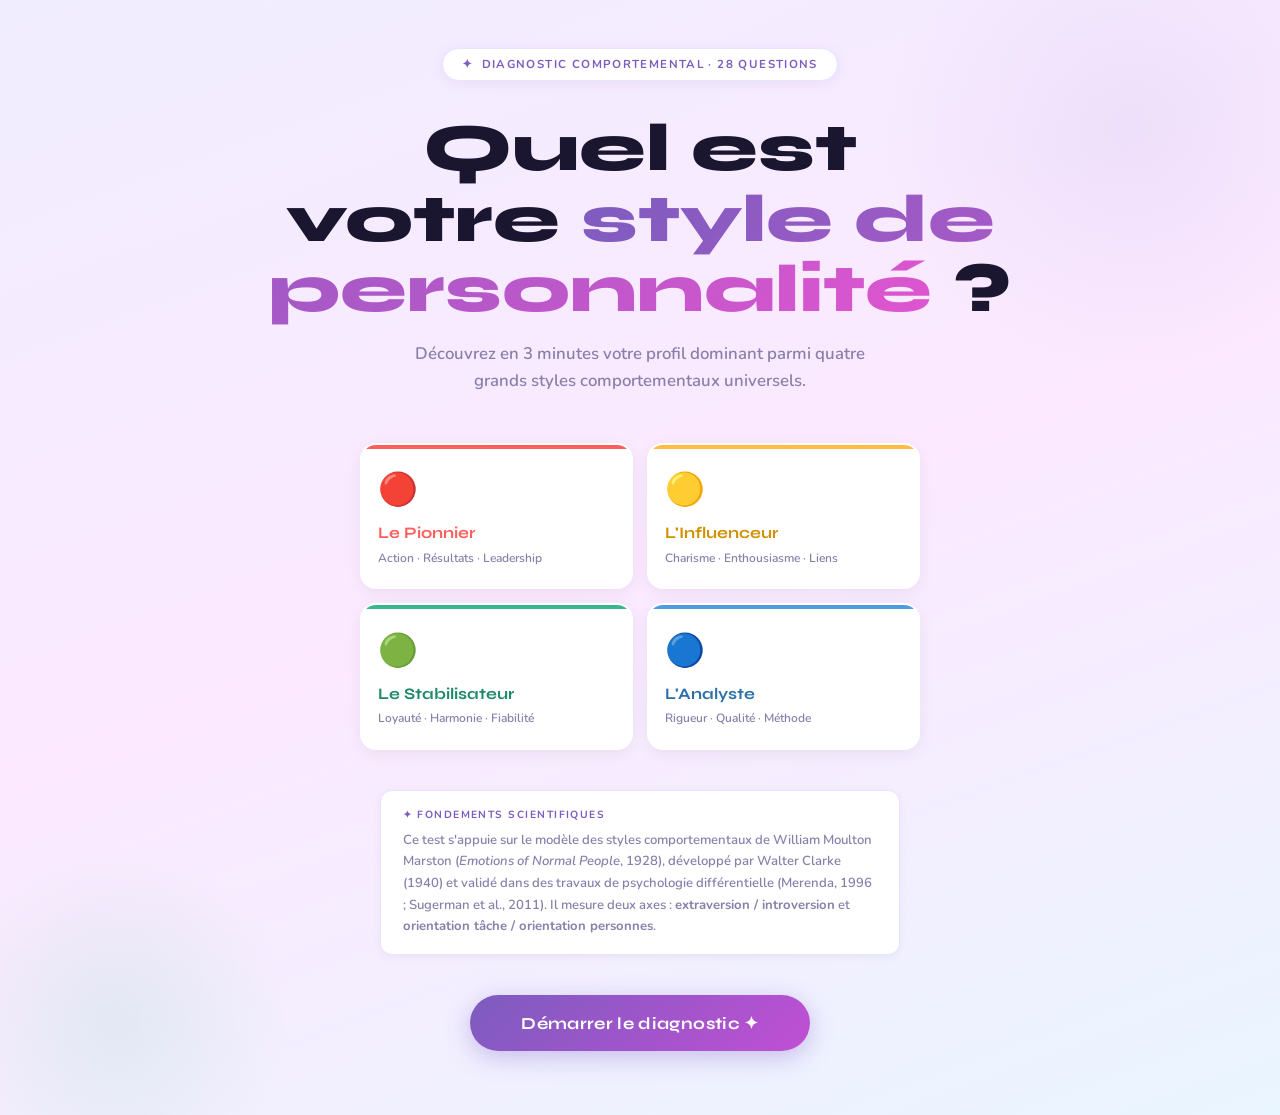
<file: index.html>
<!DOCTYPE html>
<html lang="fr" prefix="og: https://ogp.me/ns#">
<head>
<meta charset="UTF-8">
<meta name="viewport" content="width=device-width, initial-scale=1.0">
<title>Quel est votre style de personnalité ?</title>
<meta name="description" content="Découvrez votre profil de personnalité dominant en 28 questions. Résultat visuel instantané avec explication complète.">
<link rel="canonical" href="https://matrixinside33.github.io/test-personnalite/">
<meta property="og:type" content="website">
<meta property="og:title" content="Quel est votre style de personnalité ? Faites le test !">
<meta property="og:description" content="28 questions pour révéler votre profil comportemental dominant. Résultat visuel instantané.">
<meta property="og:url" content="https://matrixinside33.github.io/test-personnalite/">
<meta property="og:image" content="https://matrixinside33.github.io/test-personnalite/preview.png">
<meta property="og:image:width" content="1200">
<meta property="og:image:height" content="630">
<meta name="twitter:card" content="summary_large_image">
<meta name="twitter:title" content="Quel est votre style de personnalité ?">
<meta name="twitter:image" content="https://matrixinside33.github.io/test-personnalite/preview.png">

<style>
@import url('https://fonts.googleapis.com/css2?family=Syne:wght@700;800&family=Nunito:wght@400;600;700;800&display=swap');

:root {
  --D: #FF5E5B;
  --I: #FFBC42;
  --S: #38B88E;
  --C: #4D9DE0;
  --D-light: #fff0f0;
  --I-light: #fffbee;
  --S-light: #edfff7;
  --C-light: #eef6ff;
  --bg: #F4F2FF;
  --surface: #FFFFFF;
  --border: #E8E4FF;
  --text: #1a1630;
  --muted: #8880AA;
  --accent: #7C5CBF;
}

* { box-sizing: border-box; margin: 0; padding: 0; }

body {
  background: var(--bg);
  color: var(--text);
  font-family: 'Nunito', sans-serif;
  min-height: 100vh;
  line-height: 1.6;
}

/* ══════════════════════════════
   ÉCRAN INTRO
══════════════════════════════ */
#screen-intro {
  display: flex;
  flex-direction: column;
  align-items: center;
  min-height: 100vh;
  padding: 3rem 1.5rem 4rem;
  background: linear-gradient(160deg, #f0edff 0%, #fce9ff 50%, #e9f5ff 100%);
  text-align: center;
  overflow: hidden;
  position: relative;
}

/* Bulles déco fond */
#screen-intro::before,
#screen-intro::after {
  content: '';
  position: absolute;
  border-radius: 50%;
  pointer-events: none;
}
#screen-intro::before {
  width: 500px; height: 500px;
  background: radial-gradient(circle, rgba(124,92,191,0.08) 0%, transparent 70%);
  top: -120px; right: -100px;
}
#screen-intro::after {
  width: 350px; height: 350px;
  background: radial-gradient(circle, rgba(56,184,142,0.1) 0%, transparent 70%);
  bottom: -80px; left: -60px;
}

.intro-badge {
  display: inline-flex;
  align-items: center;
  gap: 0.5rem;
  background: white;
  border: 1.5px solid var(--border);
  border-radius: 30px;
  padding: 0.4rem 1.2rem;
  font-size: 0.72rem;
  font-weight: 700;
  letter-spacing: 0.12em;
  text-transform: uppercase;
  color: var(--accent);
  margin-bottom: 2rem;
  box-shadow: 0 2px 12px rgba(124,92,191,0.1);
  z-index: 1;
}

.intro-badge::before { content: '✦'; }

#screen-intro h1 {
  font-family: 'Syne', sans-serif;
  font-size: clamp(2.2rem, 6vw, 4.2rem);
  font-weight: 800;
  line-height: 1.05;
  margin-bottom: 1rem;
  color: var(--text);
  z-index: 1;
  position: relative;
}

#screen-intro h1 span {
  background: linear-gradient(135deg, var(--accent), #e055d0);
  -webkit-background-clip: text;
  -webkit-text-fill-color: transparent;
  background-clip: text;
}

.intro-sub {
  font-size: 1.05rem;
  color: var(--muted);
  max-width: 480px;
  margin-bottom: 3rem;
  z-index: 1;
  font-weight: 600;
}

/* ── Grille des 4 profils ── */
.profiles-grid {
  display: grid;
  grid-template-columns: repeat(2, 1fr);
  gap: 0.9rem;
  max-width: 560px;
  width: 100%;
  margin-bottom: 2.5rem;
  z-index: 1;
}

.profile-card-intro {
  background: white;
  border-radius: 16px;
  padding: 1.2rem 1rem;
  border: 2px solid transparent;
  box-shadow: 0 4px 16px rgba(0,0,0,0.06);
  transition: transform 0.2s, box-shadow 0.2s;
  position: relative;
  overflow: hidden;
  text-align: left;
}

.profile-card-intro::before {
  content: '';
  position: absolute;
  top: 0; left: 0; right: 0;
  height: 4px;
  border-radius: 16px 16px 0 0;
}

.profile-card-intro:hover {
  transform: translateY(-3px);
  box-shadow: 0 8px 24px rgba(0,0,0,0.1);
}

.profile-card-intro .pcl {
  font-size: 2rem;
  margin-bottom: 0.3rem;
  display: block;
}

.profile-card-intro h3 {
  font-family: 'Syne', sans-serif;
  font-size: 1rem;
  font-weight: 700;
  margin-bottom: 0.2rem;
}

.profile-card-intro p {
  font-size: 0.75rem;
  color: var(--muted);
  font-weight: 600;
}

.pc-D::before { background: var(--D); }
.pc-D h3 { color: var(--D); }
.pc-I::before { background: var(--I); }
.pc-I h3 { color: #d09000; }
.pc-S::before { background: var(--S); }
.pc-S h3 { color: #1f8a66; }
.pc-C::before { background: var(--C); }
.pc-C h3 { color: #2d6fa8; }

.method-pill {
  background: white;
  border: 1.5px solid var(--border);
  border-radius: 12px;
  padding: 1rem 1.4rem;
  max-width: 520px;
  text-align: left;
  margin-bottom: 2.5rem;
  z-index: 1;
  box-shadow: 0 2px 10px rgba(0,0,0,0.05);
}

.method-pill .ml {
  font-size: 0.65rem;
  letter-spacing: 0.14em;
  text-transform: uppercase;
  color: var(--accent);
  font-weight: 700;
  margin-bottom: 0.4rem;
}

.method-pill p {
  font-size: 0.82rem;
  color: var(--muted);
  line-height: 1.65;
  font-weight: 600;
}

.btn-start {
  background: linear-gradient(135deg, var(--accent) 0%, #c04fd4 100%);
  color: white;
  border: none;
  padding: 1.1rem 3.2rem;
  border-radius: 50px;
  font-family: 'Syne', sans-serif;
  font-size: 1.05rem;
  font-weight: 700;
  cursor: pointer;
  letter-spacing: 0.02em;
  box-shadow: 0 6px 24px rgba(124,92,191,0.35);
  transition: transform 0.15s, box-shadow 0.15s;
  z-index: 1;
  position: relative;
}

.btn-start:hover {
  transform: translateY(-3px) scale(1.02);
  box-shadow: 0 10px 32px rgba(124,92,191,0.45);
}

/* ══════════════════════════════
   ÉCRAN QUESTION
══════════════════════════════ */
#screen-question {
  display: none;
  min-height: 100vh;
  padding: 0;
  background: linear-gradient(160deg, #f0edff 0%, #fce9ff 50%, #e9f5ff 100%);
}

/* Bandeau de progression FIXE en haut */
.q-progress-bar-top {
  position: sticky;
  top: 0;
  z-index: 100;
  background: white;
  border-bottom: 1px solid var(--border);
  padding: 0.8rem 1.5rem;
  display: flex;
  align-items: center;
  gap: 1rem;
  box-shadow: 0 2px 12px rgba(0,0,0,0.06);
}

.q-progress-bar-top .logo-small {
  font-family: 'Syne', sans-serif;
  font-size: 0.85rem;
  font-weight: 800;
  color: var(--accent);
  white-space: nowrap;
}

.prog-track {
  flex: 1;
  height: 8px;
  background: var(--bg);
  border-radius: 10px;
  overflow: hidden;
}

.prog-fill {
  height: 100%;
  background: linear-gradient(90deg, var(--accent), #c04fd4);
  border-radius: 10px;
  transition: width 0.5s cubic-bezier(.4,0,.2,1);
}

.q-counter-top {
  font-size: 0.8rem;
  font-weight: 700;
  color: var(--accent);
  white-space: nowrap;
  background: var(--bg);
  padding: 0.25rem 0.7rem;
  border-radius: 20px;
}

/* Corps question */
.q-body {
  max-width: 680px;
  margin: 0 auto;
  padding: 2.5rem 1.2rem 4rem;
}

.q-cat-label {
  display: inline-flex;
  align-items: center;
  gap: 0.4rem;
  font-size: 0.7rem;
  font-weight: 700;
  letter-spacing: 0.14em;
  text-transform: uppercase;
  color: var(--accent);
  background: white;
  border: 1.5px solid var(--border);
  padding: 0.3rem 0.9rem;
  border-radius: 20px;
  margin-bottom: 1.4rem;
}

.q-text {
  font-family: 'Syne', sans-serif;
  font-size: clamp(1.2rem, 3.2vw, 1.65rem);
  font-weight: 700;
  color: var(--text);
  line-height: 1.35;
  margin-bottom: 0.7rem;
}

.q-instruction {
  font-size: 0.82rem;
  color: var(--muted);
  font-weight: 600;
  margin-bottom: 2rem;
}

/* Choix — 2 colonnes */
.choices-grid {
  display: grid;
  grid-template-columns: 1fr 1fr;
  gap: 0.9rem;
  margin-bottom: 2rem;
}

.choice-btn {
  background: white;
  border: 2px solid var(--border);
  border-radius: 14px;
  padding: 1.15rem 1rem;
  text-align: left;
  cursor: pointer;
  font-family: 'Nunito', sans-serif;
  font-size: 0.88rem;
  font-weight: 600;
  color: var(--text);
  line-height: 1.5;
  transition: border-color 0.15s, background 0.15s, transform 0.15s, box-shadow 0.15s;
  position: relative;
  overflow: hidden;
  box-shadow: 0 2px 8px rgba(0,0,0,0.04);
}

.choice-btn .choice-letter {
  display: inline-flex;
  align-items: center;
  justify-content: center;
  width: 22px;
  height: 22px;
  border-radius: 6px;
  background: var(--bg);
  font-size: 0.7rem;
  font-weight: 800;
  color: var(--muted);
  margin-bottom: 0.5rem;
  letter-spacing: 0;
}

.choice-btn:hover {
  border-color: var(--accent);
  background: #f8f5ff;
  transform: translateY(-2px);
  box-shadow: 0 6px 18px rgba(124,92,191,0.12);
}

/* Classes de sélection par type — appliquées uniquement via JS classList */
.choice-btn.sel-D { border-color: #FF5E5B !important; background: #FF5E5B18 !important; transform: translateY(-2px); box-shadow: 0 6px 20px #FF5E5B30 !important; }
.choice-btn.sel-I { border-color: #FFBC42 !important; background: #FFBC4218 !important; transform: translateY(-2px); box-shadow: 0 6px 20px #FFBC4230 !important; }
.choice-btn.sel-S { border-color: #38B88E !important; background: #38B88E18 !important; transform: translateY(-2px); box-shadow: 0 6px 20px #38B88E30 !important; }
.choice-btn.sel-C { border-color: #4D9DE0 !important; background: #4D9DE018 !important; transform: translateY(-2px); box-shadow: 0 6px 20px #4D9DE030 !important; }

/* Navigation */
.q-nav {
  display: flex;
  justify-content: space-between;
  align-items: center;
}

.btn-prev {
  background: white;
  border: 2px solid var(--border);
  color: var(--muted);
  padding: 0.7rem 1.5rem;
  border-radius: 50px;
  cursor: pointer;
  font-family: 'Nunito', sans-serif;
  font-size: 0.88rem;
  font-weight: 700;
  transition: all 0.15s;
}

.btn-prev:hover { border-color: var(--muted); color: var(--text); }

.btn-next {
  background: linear-gradient(135deg, var(--accent), #c04fd4);
  color: white;
  border: none;
  padding: 0.8rem 2rem;
  border-radius: 50px;
  cursor: pointer;
  font-family: 'Syne', sans-serif;
  font-size: 0.92rem;
  font-weight: 700;
  box-shadow: 0 4px 16px rgba(124,92,191,0.3);
  transition: all 0.15s;
}

.btn-next:hover { transform: translateY(-2px); box-shadow: 0 6px 20px rgba(124,92,191,0.4); }
.btn-next:disabled { opacity: 0.35; pointer-events: none; box-shadow: none; }

/* ══════════════════════════════
   ÉCRAN RÉSULTAT
══════════════════════════════ */
#screen-result {
  display: none;
  min-height: 100vh;
  padding: 3rem 1.2rem 5rem;
}

#screen-result.res-D { background: linear-gradient(160deg, #fff5f5 0%, #fff0e8 100%); }
#screen-result.res-I { background: linear-gradient(160deg, #fffbee 0%, #fff8e0 100%); }
#screen-result.res-S { background: linear-gradient(160deg, #edfff8 0%, #e6fff2 100%); }
#screen-result.res-C { background: linear-gradient(160deg, #eef6ff 0%, #e6f0ff 100%); }

.res-wrap { max-width: 860px; margin: 0 auto; }

/* Hero */
.res-hero {
  text-align: center;
  margin-bottom: 3rem;
  position: relative;
}

.res-big-emoji {
  font-size: 5rem;
  display: block;
  margin-bottom: 0.8rem;
  animation: popIn 0.5s cubic-bezier(.34,1.56,.64,1) both;
}

@keyframes popIn {
  from { transform: scale(0.3); opacity: 0; }
  to { transform: scale(1); opacity: 1; }
}

.res-hero h2 {
  font-family: 'Syne', sans-serif;
  font-size: clamp(2rem, 5vw, 3.2rem);
  font-weight: 800;
  line-height: 1.1;
  margin-bottom: 0.4rem;
}

.res-hero .res-tag {
  font-size: 0.9rem;
  font-weight: 700;
  color: white;
  padding: 0.35rem 1.2rem;
  border-radius: 30px;
  display: inline-block;
  margin-top: 0.4rem;
}

/* Roue + légende côte-à-côte */
.wheel-section {
  display: grid;
  grid-template-columns: 1fr 1fr;
  gap: 1.5rem;
  align-items: center;
  margin-bottom: 2rem;
}

.wheel-container svg { width: 100%; max-width: 300px; display: block; margin: 0 auto; }

.legend-list {
  list-style: none;
  display: flex;
  flex-direction: column;
  gap: 0.8rem;
}

.legend-item {
  background: white;
  border-radius: 12px;
  padding: 0.8rem 1rem;
  display: flex;
  align-items: center;
  gap: 0.8rem;
  box-shadow: 0 2px 8px rgba(0,0,0,0.05);
  border: 2px solid transparent;
  transition: transform 0.15s;
}

.legend-item.is-dominant {
  border-color: currentColor;
  transform: scale(1.03);
  box-shadow: 0 4px 16px rgba(0,0,0,0.1);
}

.legend-dot {
  width: 14px; height: 14px;
  border-radius: 4px;
  flex-shrink: 0;
}

.legend-name {
  font-weight: 700;
  font-size: 0.88rem;
  flex: 1;
}

.legend-pct {
  font-family: 'Syne', sans-serif;
  font-size: 1rem;
  font-weight: 800;
}

/* Barres */
.bars-section {
  background: white;
  border-radius: 18px;
  padding: 1.6rem;
  margin-bottom: 1.5rem;
  box-shadow: 0 4px 16px rgba(0,0,0,0.05);
}

.bars-section h3 {
  font-family: 'Syne', sans-serif;
  font-size: 1rem;
  font-weight: 800;
  margin-bottom: 1.2rem;
  color: var(--text);
}

.bar-row {
  display: flex;
  align-items: center;
  gap: 0.8rem;
  margin-bottom: 0.85rem;
}

.bar-row:last-child { margin-bottom: 0; }

.bar-row-label {
  width: 110px;
  flex-shrink: 0;
  font-size: 0.8rem;
  font-weight: 700;
}

.bar-row-track {
  flex: 1;
  height: 10px;
  background: var(--bg);
  border-radius: 10px;
  overflow: hidden;
}

.bar-row-fill {
  height: 100%;
  border-radius: 10px;
  transition: width 1.2s cubic-bezier(.4,0,.2,1);
}

.bar-row-pct {
  width: 36px;
  text-align: right;
  font-family: 'Syne', sans-serif;
  font-size: 0.85rem;
  font-weight: 800;
  flex-shrink: 0;
}

/* Description */
.desc-card {
  background: white;
  border-radius: 18px;
  padding: 2rem;
  margin-bottom: 1.5rem;
  box-shadow: 0 4px 16px rgba(0,0,0,0.05);
}

.desc-card h3 {
  font-family: 'Syne', sans-serif;
  font-size: 1.1rem;
  font-weight: 800;
  margin-bottom: 1.1rem;
}

.desc-card p {
  font-size: 0.9rem;
  color: #444;
  line-height: 1.8;
  margin-bottom: 0.9rem;
}

.desc-card p:last-child { margin-bottom: 0; }

/* Traits */
.traits-row {
  display: flex;
  flex-wrap: wrap;
  gap: 0.5rem;
  margin-top: 1.2rem;
}

.trait {
  font-size: 0.78rem;
  padding: 0.3rem 0.9rem;
  border-radius: 20px;
  font-weight: 700;
}

/* Forces / axes */
.grid-2 {
  display: grid;
  grid-template-columns: 1fr 1fr;
  gap: 1rem;
  margin-bottom: 1.5rem;
}

.card-list {
  background: white;
  border-radius: 16px;
  padding: 1.4rem;
  box-shadow: 0 4px 16px rgba(0,0,0,0.05);
}

.card-list h4 {
  font-family: 'Syne', sans-serif;
  font-size: 0.9rem;
  font-weight: 800;
  margin-bottom: 0.9rem;
}

.card-list ul {
  list-style: none;
  display: flex;
  flex-direction: column;
  gap: 0.5rem;
}

.card-list ul li {
  font-size: 0.83rem;
  color: #444;
  font-weight: 600;
  display: flex;
  gap: 0.5rem;
}

.card-list ul li::before {
  content: '→';
  flex-shrink: 0;
  opacity: 0.5;
}

.disclaimer {
  background: white;
  border: 1.5px dashed var(--border);
  border-radius: 12px;
  padding: 1rem 1.3rem;
  font-size: 0.78rem;
  color: var(--muted);
  line-height: 1.65;
  font-weight: 600;
  margin-top: 1rem;
}

.btn-restart {
  display: block;
  margin: 2rem auto 0;
  background: white;
  border: 2px solid var(--accent);
  color: var(--accent);
  padding: 0.85rem 2.5rem;
  border-radius: 50px;
  cursor: pointer;
  font-family: 'Syne', sans-serif;
  font-size: 0.95rem;
  font-weight: 700;
  transition: all 0.15s;
}

.btn-restart:hover { background: var(--accent); color: white; }

/* ══ RESPONSIVE ══ */
@media (max-width: 560px) {
  .choices-grid { grid-template-columns: 1fr; }
  .wheel-section { grid-template-columns: 1fr; }
  .grid-2 { grid-template-columns: 1fr; }
  .profiles-grid { grid-template-columns: 1fr 1fr; }
}
</style>
</head>
<body>

<!-- ══════════════ INTRO ══════════════ -->
<div id="screen-intro">
  <span class="intro-badge">Diagnostic comportemental · 28 questions</span>

  <h1>Quel est<br>votre <span>style de<br>personnalité</span> ?</h1>
  <p class="intro-sub">Découvrez en 3 minutes votre profil dominant parmi quatre grands styles comportementaux universels.</p>

  <div class="profiles-grid">
    <div class="profile-card-intro pc-D">
      <span class="pcl">🔴</span>
      <h3>Le Pionnier</h3>
      <p>Action · Résultats · Leadership</p>
    </div>
    <div class="profile-card-intro pc-I">
      <span class="pcl">🟡</span>
      <h3>L'Influenceur</h3>
      <p>Charisme · Enthousiasme · Liens</p>
    </div>
    <div class="profile-card-intro pc-S">
      <span class="pcl">🟢</span>
      <h3>Le Stabilisateur</h3>
      <p>Loyauté · Harmonie · Fiabilité</p>
    </div>
    <div class="profile-card-intro pc-C">
      <span class="pcl">🔵</span>
      <h3>L'Analyste</h3>
      <p>Rigueur · Qualité · Méthode</p>
    </div>
  </div>

  <div class="method-pill">
    <div class="ml">✦ Fondements scientifiques</div>
    <p>Ce test s'appuie sur le modèle des styles comportementaux de William Moulton Marston (<em>Emotions of Normal People</em>, 1928), développé par Walter Clarke (1940) et validé dans des travaux de psychologie différentielle (Merenda, 1996 ; Sugerman et al., 2011). Il mesure deux axes : <strong>extraversion / introversion</strong> et <strong>orientation tâche / orientation personnes</strong>.</p>
  </div>

  <button class="btn-start" onclick="startTest()">Démarrer le diagnostic ✦</button>
</div>

<!-- ══════════════ QUESTION ══════════════ -->
<div id="screen-question">

  <!-- Barre de progression sticky -->
  <div class="q-progress-bar-top">
    <span class="logo-small">✦ Profil Perso</span>
    <div class="prog-track">
      <div class="prog-fill" id="prog-fill" style="width:0%"></div>
    </div>
    <span class="q-counter-top" id="q-counter-top">1 / 28</span>
  </div>

  <div class="q-body">
    <span class="q-cat-label" id="q-cat-label">Catégorie</span>
    <p class="q-text" id="q-text">Question</p>
    <p class="q-instruction">Choisissez la réponse qui vous ressemble le plus spontanément</p>

    <div class="choices-grid" id="choices-grid"></div>

    <div class="q-nav">
      <button class="btn-prev" id="btn-prev" onclick="prevQ()">← Précédent</button>
      <button class="btn-next" id="btn-next" onclick="nextQ()" disabled>Suivant →</button>
    </div>
  </div>
</div>

<!-- ══════════════ RÉSULTAT ══════════════ -->
<div id="screen-result">
  <div class="res-wrap">

    <div class="res-hero">
      <span class="res-big-emoji" id="r-emoji">🎯</span>
      <h2 id="r-title">—</h2>
      <span class="res-tag" id="r-tag"></span>
    </div>

    <div class="wheel-section">
      <div class="wheel-container">
        <svg id="wheel-svg" viewBox="0 0 300 300" xmlns="http://www.w3.org/2000/svg"></svg>
      </div>
      <ul class="legend-list" id="legend-list"></ul>
    </div>

    <div class="bars-section">
      <h3>📊 Répartition de votre profil</h3>
      <div id="bars-rows"></div>
    </div>

    <div class="desc-card" id="desc-card">
      <h3 id="r-heading"></h3>
      <div id="r-desc"></div>
      <div class="traits-row" id="r-traits"></div>
    </div>

    <div class="grid-2" id="grid-2"></div>

    <div class="disclaimer">
      <strong>📌 Note méthodologique :</strong> Ce test fournit une indication de votre style comportemental préférentiel. Aucun profil n'est supérieur à un autre. Les individus expriment souvent une combinaison de plusieurs styles selon le contexte. Les résultats reflètent vos réponses à 28 situations et ne constituent pas un diagnostic clinique.
    </div>

    <button class="btn-restart" onclick="restart()">↺ Recommencer le test</button>
  </div>
</div>

<script>
/* ═══════════════════════════════════════════════
   QUESTIONS — 28 items forced-choice
   D=Pionnier  I=Influenceur  S=Stabilisateur  C=Analyste
═══════════════════════════════════════════════ */
const QUESTIONS = [
  { text:"Face à un nouveau projet, votre premier réflexe est de…", cat:"Prise de décision", opts:[
    {type:"D", text:"Définir immédiatement les objectifs et passer à l'action."},
    {type:"I", text:"Partager l'idée avec votre entourage pour susciter l'enthousiasme."},
    {type:"S", text:"Écouter ce que pensent les autres avant de vous positionner."},
    {type:"C", text:"Collecter des données et analyser les risques potentiels."}
  ]},
  { text:"En équipe, vous êtes souvent celui ou celle qui…", cat:"Travail en équipe", opts:[
    {type:"D", text:"Prend les décisions difficiles que les autres évitent."},
    {type:"I", text:"Remonte le moral du groupe et fédère les énergies."},
    {type:"S", text:"Veille à ce que tout le monde se sente inclus et entendu."},
    {type:"C", text:"Vérifie que le travail est bien fait et conforme aux attentes."}
  ]},
  { text:"Ce qui vous motive le plus au quotidien, c'est…", cat:"Motivation", opts:[
    {type:"D", text:"Relever des défis et obtenir des résultats concrets."},
    {type:"I", text:"Créer des liens et vivre des expériences enthousiasmantes."},
    {type:"S", text:"Contribuer à un environnement stable et harmonieux."},
    {type:"C", text:"Maîtriser un sujet en profondeur et livrer un travail irréprochable."}
  ]},
  { text:"Lors d'un désaccord, vous avez tendance à…", cat:"Gestion du conflit", opts:[
    {type:"D", text:"Défendre votre position fermement et aller droit au but."},
    {type:"I", text:"Utiliser l'humour et la persuasion pour détendre l'atmosphère."},
    {type:"S", text:"Chercher un compromis pour préserver la relation."},
    {type:"C", text:"Appuyer vos arguments sur des faits et des données précises."}
  ]},
  { text:"Vos collègues vous décrivent généralement comme…", cat:"Image perçue", opts:[
    {type:"D", text:"Direct, déterminé, parfois impatient."},
    {type:"I", text:"Enthousiaste, sociable, parfois dispersé."},
    {type:"S", text:"Fiable, patient, parfois trop prudent."},
    {type:"C", text:"Rigoureux, analytique, parfois perfectionniste."}
  ]},
  { text:"Pour prendre une décision importante, vous avez besoin…", cat:"Prise de décision", opts:[
    {type:"D", text:"D'aller vite, vous faites confiance à votre instinct."},
    {type:"I", text:"D'en parler à plusieurs personnes pour avoir des avis."},
    {type:"S", text:"De temps pour réfléchir et vous sentir en sécurité."},
    {type:"C", text:"D'un maximum d'informations fiables avant de décider."}
  ]},
  { text:"En situation de stress, vous avez tendance à…", cat:"Gestion du stress", opts:[
    {type:"D", text:"Devenir plus directif et contrôlant pour reprendre la main."},
    {type:"I", text:"Chercher du soutien émotionnel auprès de votre entourage."},
    {type:"S", text:"Vous replier et attendre que la situation se stabilise."},
    {type:"C", text:"Analyser chaque détail pour trouver la source du problème."}
  ]},
  { text:"Dans une réunion, vous êtes le plus à l'aise quand…", cat:"Communication", opts:[
    {type:"D", text:"Vous pouvez présenter vos idées et orienter les décisions."},
    {type:"I", text:"L'ambiance est détendue et les échanges sont spontanés."},
    {type:"S", text:"Tout le monde s'écoute et le rythme est calme."},
    {type:"C", text:"L'ordre du jour est précis et les informations sont préparées."}
  ]},
  { text:"Ce qui vous énerve le plus chez les autres, c'est…", cat:"Points de friction", opts:[
    {type:"D", text:"La lenteur, l'indécision et le manque d'initiative."},
    {type:"I", text:"La froideur, le manque d'enthousiasme et la rigidité."},
    {type:"S", text:"Les conflits inutiles, l'agressivité et les changements brusques."},
    {type:"C", text:"L'approximation, le manque de rigueur et les erreurs répétées."}
  ]},
  { text:"Votre rapport au changement est…", cat:"Adaptabilité", opts:[
    {type:"D", text:"Positif : c'est une opportunité d'agir et de progresser."},
    {type:"I", text:"Enthousiaste : vous aimez la nouveauté et la variété."},
    {type:"S", text:"Prudent : vous préférez des transitions progressives."},
    {type:"C", text:"Mesuré : vous analysez d'abord les implications du changement."}
  ]},
  { text:"Vous vous sentez valorisé·e quand on reconnaît…", cat:"Reconnaissance", opts:[
    {type:"D", text:"Vos résultats et votre efficacité."},
    {type:"I", text:"Votre créativité et votre capacité à motiver les autres."},
    {type:"S", text:"Votre fiabilité et votre soutien à l'équipe."},
    {type:"C", text:"La précision et la qualité de votre travail."}
  ]},
  { text:"Lors d'une présentation, vous privilégiez…", cat:"Communication", opts:[
    {type:"D", text:"L'essentiel : des points clés, directs et impactants."},
    {type:"I", text:"Les anecdotes, le storytelling et la dynamique du groupe."},
    {type:"S", text:"Un rythme posé, illustré d'exemples concrets."},
    {type:"C", text:"Des données précises, des graphiques et une logique rigoureuse."}
  ]},
  { text:"Votre plus grande force dans votre travail est…", cat:"Forces", opts:[
    {type:"D", text:"Savoir prendre des décisions rapides, même sous pression."},
    {type:"I", text:"Inspirer et convaincre les autres avec énergie."},
    {type:"S", text:"Tenir vos engagements et stabiliser le groupe."},
    {type:"C", text:"Anticiper les problèmes grâce à une analyse minutieuse."}
  ]},
  { text:"Quand quelqu'un vous demande de l'aide, vous…", cat:"Relations", opts:[
    {type:"D", text:"Proposez une solution concrète et directe, sans fioritures."},
    {type:"I", text:"L'encouragez et l'aidez à voir les choses positivement."},
    {type:"S", text:"Prenez le temps d'écouter avant de proposer quoi que ce soit."},
    {type:"C", text:"Posez des questions précises pour comprendre le problème en détail."}
  ]},
  { text:"Votre espace de travail idéal est…", cat:"Environnement", opts:[
    {type:"D", text:"Efficace et sans distraction : l'essentiel pour avancer vite."},
    {type:"I", text:"Stimulant, coloré, ouvert et propice aux échanges."},
    {type:"S", text:"Calme, organisé et stable, avec des routines claires."},
    {type:"C", text:"Structuré, avec tout le matériel nécessaire à portée de main."}
  ]},
  { text:"Vous gérez votre agenda en…", cat:"Organisation", opts:[
    {type:"D", text:"Priorisant les actions à fort impact et en délégant le reste."},
    {type:"I", text:"Laissant de la place pour l'improvisation et les échanges."},
    {type:"S", text:"Respectant les routines et en évitant les trop nombreux imprévus."},
    {type:"C", text:"Planifiant chaque tâche avec précision et en respectant les délais."}
  ]},
  { text:"Vous apprenez mieux quand…", cat:"Apprentissage", opts:[
    {type:"D", text:"On va droit au but et que vous pouvez expérimenter rapidement."},
    {type:"I", text:"Il y a de l'interaction, des échanges et une dynamique de groupe."},
    {type:"S", text:"Le rythme est régulier et vous disposez du temps nécessaire."},
    {type:"C", text:"Le contenu est structuré, documenté et logiquement ordonné."}
  ]},
  { text:"Sur un projet en retard, votre réaction est de…", cat:"Prise de décision", opts:[
    {type:"D", text:"Reprendre les rênes et accélérer le rythme immédiatement."},
    {type:"I", text:"Remotiver l'équipe et redonner de l'élan collectif."},
    {type:"S", text:"Vérifier que tout le monde va bien et réorganiser calmement."},
    {type:"C", text:"Analyser les causes du retard avant d'agir."}
  ]},
  { text:"Dans vos relations, vous valorisez avant tout…", cat:"Relations", opts:[
    {type:"D", text:"Le respect mutuel, la franchise et l'efficacité."},
    {type:"I", text:"La complicité, le partage et l'enthousiasme commun."},
    {type:"S", text:"La loyauté, la confiance et la durée dans le temps."},
    {type:"C", text:"La cohérence, le sérieux et la profondeur des échanges."}
  ]},
  { text:"Quand vous dirigez une équipe, vous êtes naturellement…", cat:"Leadership", opts:[
    {type:"D", text:"Orienté·e résultats, vous fixez des objectifs clairs et exigeants."},
    {type:"I", text:"Inspirant·e, vous créez un élan collectif et valorisez chacun."},
    {type:"S", text:"Soutenant·e, vous veillez au bien-être et à la cohésion."},
    {type:"C", text:"Structurant·e, vous définissez des processus clairs et rigoureux."}
  ]},
  { text:"Face à une règle que vous jugez inefficace, vous…", cat:"Adaptabilité", opts:[
    {type:"D", text:"La challengez ou l'ignorez si elle freine les résultats."},
    {type:"I", text:"Proposez de la changer en cherchant l'adhésion du groupe."},
    {type:"S", text:"La respectez tant qu'elle n'est pas officiellement modifiée."},
    {type:"C", text:"L'analysez en détail pour proposer une alternative argumentée."}
  ]},
  { text:"Votre principale crainte professionnelle est…", cat:"Points de friction", opts:[
    {type:"D", text:"Perdre le contrôle ou dépendre des décisions des autres."},
    {type:"I", text:"Être ignoré·e ou ne pas être apprécié·e par votre entourage."},
    {type:"S", text:"Vivre dans l'instabilité et subir des changements constants."},
    {type:"C", text:"Commettre des erreurs ou être pris·e en défaut sur la qualité."}
  ]},
  { text:"Vos meilleures idées émergent généralement…", cat:"Créativité", opts:[
    {type:"D", text:"Dans l'action, en expérimentant directement sur le terrain."},
    {type:"I", text:"En discutant librement avec des gens stimulants."},
    {type:"S", text:"Dans un environnement calme, après une réflexion posée."},
    {type:"C", text:"Après une recherche approfondie et une analyse structurée."}
  ]},
  { text:"Pour convaincre quelqu'un, vous utilisez surtout…", cat:"Communication", opts:[
    {type:"D", text:"Des arguments directs centrés sur les bénéfices concrets."},
    {type:"I", text:"Votre enthousiasme, votre charisme et votre storytelling."},
    {type:"S", text:"Votre écoute et la construction progressive d'une relation de confiance."},
    {type:"C", text:"Des données solides, des preuves et une logique irréfutable."}
  ]},
  { text:"Quand vous commettez une erreur, vous…", cat:"Gestion du stress", opts:[
    {type:"D", text:"L'assumez rapidement et passez aussitôt à la correction."},
    {type:"I", text:"En parlez ouvertement et cherchez du soutien autour de vous."},
    {type:"S", text:"L'analysez discrètement pour éviter de troubler l'harmonie du groupe."},
    {type:"C", text:"L'examinez en détail pour comprendre précisément ce qui a mal tourné."}
  ]},
  { text:"La phrase qui vous ressemble le plus est…", cat:"Valeurs", opts:[
    {type:"D", text:"« Agis d'abord, réfléchis ensuite. »"},
    {type:"I", text:"« Ensemble, on va plus loin et on s'amuse mieux. »"},
    {type:"S", text:"« La constance et la confiance bâtissent tout. »"},
    {type:"C", text:"« Mesure deux fois, coupe une fois. »"}
  ]},
  { text:"Dans votre vie privée, vous êtes plutôt…", cat:"Vie personnelle", opts:[
    {type:"D", text:"Actif·ve, vous aimez relever des défis même en dehors du travail."},
    {type:"I", text:"Social·e, votre agenda est souvent rempli de sorties et de rencontres."},
    {type:"S", text:"Homebody, vous appréciez les routines douces et les cercles proches."},
    {type:"C", text:"Sélectif·ve, vous préférez des activités enrichissantes et solitaires."}
  ]},
  { text:"Si vous deviez choisir un superpouvoir pro, ce serait…", cat:"Forces", opts:[
    {type:"D", text:"Obtenir des résultats exceptionnels en un temps record."},
    {type:"I", text:"Persuader n'importe qui en quelques minutes."},
    {type:"S", text:"Créer une confiance inébranlable autour de vous."},
    {type:"C", text:"Voir les erreurs et les risques avant tout le monde."}
  ]}
];

/* ═══════════════════════════════════════════════
   PROFILS
═══════════════════════════════════════════════ */
const PROFILES = {
  D: {
    name:"Le Pionnier", tag:"Dominant · Orienté résultats",
    color:"#FF5E5B", lightBg:"res-D", emoji:"🔴",
    description:[
      "Votre profil dominant est celui du <strong>Pionnier</strong> — caractérisé par une forte orientation vers l'action, les résultats et la prise de décision rapide. Vous êtes naturellement à l'aise dans des environnements compétitifs et n'hésitez pas à prendre les rênes.",
      "Ce style correspond au pôle « Dominant » du modèle de Marston (1928). Les individus à dominante D sont motivés par le contrôle, les défis et l'efficacité. Les recherches de Sugerman et al. (2011) soulignent leur capacité de leadership naturel et leur faible tolérance à l'inefficacité.",
      "Votre axe de développement : cultiver la patience et l'écoute active, afin que votre leadership soit perçu comme inspirant plutôt qu'imposant."
    ],
    traits:["Déterminé·e","Direct·e","Décisif·ve","Compétitif·ve","Autonome","Orienté·e résultats"],
    strengths:["Décisions rapides sous pression","Objectifs ambitieux","Gestion de la pression","Déblocage de situations complexes","Innovation sous contrainte"],
    axes:["Développer l'écoute active","Valoriser les contributions de l'équipe","Tolérer les processus progressifs","Célébrer les victoires collectives","Accepter l'ambiguïté"]
  },
  I: {
    name:"L'Influenceur", tag:"Inspirant · Orienté relations",
    color:"#D09000", lightBg:"res-I", emoji:"🟡",
    description:[
      "Votre profil dominant est celui de <strong>l'Influenceur</strong> — marqué par un fort besoin de contact humain, d'expression et d'enthousiasme partagé. Vous êtes naturellement doué·e pour fédérer, convaincre et créer une dynamique collective.",
      "Ce style correspond au pôle « Influence » du modèle de Marston : une réponse active à un environnement favorable, cherchant à rassembler et à motiver. Les travaux de Merenda (1996) confirment que ce profil est associé à une forte intelligence émotionnelle et à des capacités de persuasion au-dessus de la moyenne.",
      "Votre axe de développement : la structuration — canaliser votre énergie créatrice dans des plans d'action concrets pour transformer votre enthousiasme en résultats durables."
    ],
    traits:["Enthousiaste","Charismatique","Persuasif·ve","Créatif·ve","Optimiste","Sociable"],
    strengths:["Motiver et inspirer une équipe","Communiquer avec impact","Créer des liens rapidement","Vendre des idées et projets","Animer et fédérer"],
    axes:["Améliorer la gestion du temps","Développer la rigueur méthodologique","Apprendre à dire non","Finir les projets engagés","Écouter plus, parler moins"]
  },
  S: {
    name:"Le Stabilisateur", tag:"Soutien · Orienté harmonie",
    color:"#1f8a66", lightBg:"res-S", emoji:"🟢",
    description:[
      "Votre profil dominant est celui du <strong>Stabilisateur</strong> — caractérisé par la fiabilité, la patience et un profond sens du collectif. Vous êtes la colonne vertébrale silencieuse de vos équipes, celle sur qui l'on peut toujours compter.",
      "Ce style correspond au pôle « Stabilité » du modèle de Marston : une réponse passive à un environnement favorable, valorisant la coopération, la constance et la loyauté. Les études de Sugerman et al. (2011) montrent que ce profil est le plus apprécié en termes de confiance relationnelle dans les équipes.",
      "Votre axe de développement : l'affirmation de soi — apprendre à exprimer vos besoins et à prendre des décisions rapides vous permettra de déployer pleinement votre leadership bienveillant."
    ],
    traits:["Patient·e","Loyal·e","Fiable","Empathique","Calme","Coopératif·ve"],
    strengths:["Cohésion d'équipe","Relations avec tact","Climat de confiance","Tenue des engagements","Accompagnement des transitions"],
    axes:["Oser s'affirmer davantage","Initier le changement","Décider plus rapidement","Gérer les conflits frontalement","Développer ses ambitions personnelles"]
  },
  C: {
    name:"L'Analyste", tag:"Consciencieux · Orienté qualité",
    color:"#2d6fa8", lightBg:"res-C", emoji:"🔵",
    description:[
      "Votre profil dominant est celui de <strong>l'Analyste</strong> — marqué par la rigueur, le souci du détail et une exigence de qualité élevée. Vous êtes celui ou celle qui pose les bonnes questions et anticipe les problèmes avant qu'ils n'arrivent.",
      "Ce style correspond au pôle « Conformité/Conscienciosité » du modèle de Marston. Les recherches en psychologie différentielle (Costa & McCrae, 1992 ; Merenda, 1996) associent ce profil à un haut niveau de conscienciosité et d'ouverture intellectuelle.",
      "Votre axe de développement : l'acceptation de l'imperfection — un livrable à 90 % dans les temps vaut souvent mieux qu'un livrable parfait rendu trop tard."
    ],
    traits:["Rigoureux·se","Analytique","Précis·e","Méthodique","Perfectionniste","Prudent·e"],
    strengths:["Anticiper risques et erreurs","Structurer des projets complexes","Haute qualité de livraison","Maîtrise en profondeur","Conformité et fiabilité"],
    axes:["Accepter un certain niveau d'imperfection","Décider avec moins de données","Communiquer avec spontanéité","Déléguer sans tout vérifier","Gérer le perfectionnisme paralysant"]
  }
};

const COLORS_DISPLAY = { D:"#FF5E5B", I:"#FFBC42", S:"#38B88E", C:"#4D9DE0" };
const NAMES = { D:"Pionnier", I:"Influenceur", S:"Stabilisateur", C:"Analyste" };
const EMOJIS = { D:"🔴", I:"🟡", S:"🟢", C:"🔵" };

/* ═══════════════════════════════════════════════
   ÉTAT — shuffle mémorisé par question
═══════════════════════════════════════════════ */
let current = 0;
let answers = new Array(QUESTIONS.length).fill(null);

// Pré-mélange unique par question (ordre stable pendant toute la session)
const shuffledOrders = QUESTIONS.map(() => {
  const idxs = [0,1,2,3];
  for (let i = 3; i > 0; i--) {
    const j = Math.floor(Math.random()*(i+1));
    [idxs[i],idxs[j]] = [idxs[j],idxs[i]];
  }
  return idxs;
});

function startTest() {
  document.getElementById('screen-intro').style.display = 'none';
  document.getElementById('screen-question').style.display = 'block';
  renderQ();
}

// ─── Rendu d'une question ────────────────────────────────────────────────────
// Principe : on écrit du HTML pur dans un conteneur,
// sans aucune classe "selected" — le navigateur ne peut pas recycler d'état.
function renderQ() {
  const q = QUESTIONS[current];
  const labels = ['A','B','C','D'];
  const order = shuffledOrders[current];

  // Barre de progression
  document.getElementById('q-counter-top').textContent = `${current+1} / ${QUESTIONS.length}`;
  document.getElementById('prog-fill').style.width = `${(current / QUESTIONS.length) * 100}%`;

  // Texte de la question
  document.getElementById('q-cat-label').textContent = '✦ ' + q.cat;
  document.getElementById('q-text').textContent = q.text;

  // Boutons de navigation
  const prev = document.getElementById('btn-prev');
  prev.style.opacity = current === 0 ? '0.3' : '1';
  prev.style.pointerEvents = current === 0 ? 'none' : 'auto';

  const next = document.getElementById('btn-next');
  next.disabled = true;
  next.textContent = current === QUESTIONS.length-1 ? 'Voir mon profil ✦' : 'Suivant →';

  // ── Grille de choix : innerHTML pur, zéro DOM réutilisé ──────────────────
  // On génère du HTML en une seule chaîne → le navigateur recrée tout
  // depuis zéro, sans aucun état résiduel possible.
  let html = '';
  order.forEach((optIdx, displayIdx) => {
    const opt = q.opts[optIdx];
    // data-type sert uniquement à l'identification, AUCUNE classe "sel-*" ici
    html += `<button class="choice-btn" data-type="${opt.type}" onclick="pick('${opt.type}',this)">
      <span class="choice-letter">${labels[displayIdx]}</span>${opt.text}
    </button>`;
  });
  document.getElementById('choices-grid').innerHTML = html;
  // Pas de setTimeout, pas d'auto-advance, pas de classe à nettoyer.
}

// ─── Sélection d'une réponse ─────────────────────────────────────────────────
function pick(type, clickedEl) {
  // 1. Retirer la classe de sélection de TOUS les boutons de la grille
  document.querySelectorAll('#choices-grid .choice-btn').forEach(b => {
    b.classList.remove('sel-D','sel-I','sel-S','sel-C');
  });
  // 2. Appliquer la classe sur le bouton cliqué uniquement
  clickedEl.classList.add('sel-' + type);

  // 3. Mémoriser la réponse
  answers[current] = type;

  // 4. Activer le bouton "Suivant" — l'utilisateur avance lui-même
  const next = document.getElementById('btn-next');
  next.disabled = false;
}

function nextQ() {
  if (answers[current] === null) return;
  if (current < QUESTIONS.length-1) { current++; renderQ(); }
  else showResult();
}

function prevQ() {
  if (current > 0) { current--; renderQ(); }
}

/* ═══════════════════════════════════════════════
   CALCUL
═══════════════════════════════════════════════ */
function computeScores() {
  const counts = {D:0,I:0,S:0,C:0};
  answers.forEach(a => { if(a) counts[a]++; });
  const total = QUESTIONS.length;
  const pcts = {};
  Object.keys(counts).forEach(k => pcts[k] = Math.round((counts[k]/total)*100));
  const dominant = Object.keys(counts).reduce((a,b) => counts[a]>=counts[b]?a:b);
  return {counts, pcts, dominant, total};
}

/* ═══════════════════════════════════════════════
   ROUE SVG
═══════════════════════════════════════════════ */
function drawWheel(pcts, dominant) {
  const svg = document.getElementById('wheel-svg');
  const cx=150, cy=150, R=130, ri=48;
  const types=['D','I','S','C'];
  const starts={D:-90, I:0, S:90, C:180};

  let html='<defs><filter id="gw"><feGaussianBlur stdDeviation="6" result="b"/><feMerge><feMergeNode in="b"/><feMergeNode in="SourceGraphic"/></feMerge></filter></defs>';

  types.forEach(t => {
    const a1 = starts[t]*Math.PI/180;
    const a2 = (starts[t]+90)*Math.PI/180;
    const isDom = t===dominant;
    const scale = isDom ? 1.08 : 1;
    const push = isDom ? 7 : 0;
    const ma = (a1+a2)/2;
    const ocx = cx + Math.cos(ma)*push;
    const ocy = cy + Math.sin(ma)*push;

    const x1=ocx+R*scale*Math.cos(a1), y1=ocy+R*scale*Math.sin(a1);
    const x2=ocx+R*scale*Math.cos(a2), y2=ocy+R*scale*Math.sin(a2);
    const ix1=ocx+ri*Math.cos(a1), iy1=ocy+ri*Math.sin(a1);
    const ix2=ocx+ri*Math.cos(a2), iy2=ocy+ri*Math.sin(a2);

    const opacity = Math.max(0.45, pcts[t]/100);
    const filter = isDom ? 'filter="url(#gw)"' : '';
    html+=`<path d="M ${ix1} ${iy1} L ${x1} ${y1} A ${R*scale} ${R*scale} 0 0 1 ${x2} ${y2} L ${ix2} ${iy2} A ${ri} ${ri} 0 0 0 ${ix1} ${iy1} Z" fill="${COLORS_DISPLAY[t]}" opacity="${opacity}" ${filter}/>`;

    const lR = (R*scale*0.65+ri*0.65);
    const lx=ocx+lR*Math.cos(ma), ly=ocy+lR*Math.sin(ma);
    html+=`<text x="${lx}" y="${ly-6}" text-anchor="middle" fill="white" font-family="Syne,sans-serif" font-size="${isDom?16:12}" font-weight="800" opacity="0.95">${pcts[t]}%</text>`;
    html+=`<text x="${lx}" y="${ly+10}" text-anchor="middle" fill="white" font-family="Nunito,sans-serif" font-size="8.5" font-weight="700" opacity="0.8">${NAMES[t]}</text>`;
  });

  // Séparateurs
  html+=`<line x1="${cx}" y1="${cy-R+10}" x2="${cx}" y2="${cy+R-10}" stroke="white" stroke-width="2.5" opacity="0.5"/>`;
  html+=`<line x1="${cx-R+10}" y1="${cy}" x2="${cx+R-10}" y2="${cy}" stroke="white" stroke-width="2.5" opacity="0.5"/>`;

  // Centre
  html+=`<circle cx="${cx}" cy="${cy}" r="${ri}" fill="white" filter="url(#gw)"/>`;
  html+=`<circle cx="${cx}" cy="${cy}" r="${ri-2}" fill="white"/>`;
  const dp=PROFILES[dominant];
  html+=`<text x="${cx}" y="${cy-6}" text-anchor="middle" fill="${COLORS_DISPLAY[dominant]}" font-family="Syne,sans-serif" font-size="12" font-weight="800">${EMOJIS[dominant]}</text>`;
  html+=`<text x="${cx}" y="${cy+9}" text-anchor="middle" fill="${COLORS_DISPLAY[dominant]}" font-family="Syne,sans-serif" font-size="8.5" font-weight="800">DOMINANT</text>`;

  svg.innerHTML=html;
}

/* ═══════════════════════════════════════════════
   RÉSULTAT
═══════════════════════════════════════════════ */
function showResult() {
  document.getElementById('screen-question').style.display='none';
  const res = document.getElementById('screen-result');
  res.style.display='block';

  const sc = computeScores();
  const dom = sc.dominant;
  const prof = PROFILES[dom];
  const col = COLORS_DISPLAY[dom];

  // Fond coloré
  res.className = prof.lightBg;

  // Hero
  document.getElementById('r-emoji').textContent = prof.emoji;
  document.getElementById('r-title').textContent = prof.name;
  document.getElementById('r-title').style.color = col;
  const tag = document.getElementById('r-tag');
  tag.textContent = prof.tag;
  tag.style.background = col;

  // Roue
  setTimeout(()=>drawWheel(sc.pcts, dom), 100);

  // Légende
  const leg = document.getElementById('legend-list');
  leg.innerHTML='';
  ['D','I','S','C'].forEach(t=>{
    const li=document.createElement('li');
    li.className='legend-item'+(t===dom?' is-dominant':'');
    li.style.color=COLORS_DISPLAY[t];
    li.innerHTML=`<span class="legend-dot" style="background:${COLORS_DISPLAY[t]}"></span>
      <span class="legend-name" style="color:${t===dom?COLORS_DISPLAY[t]:'#444'}">${EMOJIS[t]} ${NAMES[t]}</span>
      <span class="legend-pct" style="color:${COLORS_DISPLAY[t]}">${sc.pcts[t]}%</span>`;
    leg.appendChild(li);
  });

  // Barres
  const br = document.getElementById('bars-rows');
  br.innerHTML='';
  ['D','I','S','C'].forEach(t=>{
    const div=document.createElement('div');
    div.className='bar-row';
    div.innerHTML=`
      <span class="bar-row-label" style="color:${COLORS_DISPLAY[t]}">${EMOJIS[t]} ${NAMES[t]}</span>
      <div class="bar-row-track"><div class="bar-row-fill" style="width:0%;background:${COLORS_DISPLAY[t]}" data-w="${sc.pcts[t]}"></div></div>
      <span class="bar-row-pct" style="color:${COLORS_DISPLAY[t]}">${sc.pcts[t]}%</span>`;
    br.appendChild(div);
  });
  setTimeout(()=>{
    document.querySelectorAll('.bar-row-fill').forEach(b=>{ b.style.width=b.dataset.w+'%'; });
  }, 350);

  // Description
  document.getElementById('r-heading').innerHTML=`${prof.emoji} ${prof.name} — Votre profil en détail`;
  document.getElementById('r-heading').style.color=col;
  document.getElementById('r-desc').innerHTML=prof.description.map(p=>`<p>${p}</p>`).join('');
  document.getElementById('r-traits').innerHTML=prof.traits.map(t=>
    `<span class="trait" style="background:${col}18;color:${col};border:1.5px solid ${col}40">${t}</span>`
  ).join('');

  // Forces / axes
  document.getElementById('grid-2').innerHTML=`
    <div class="card-list">
      <h4 style="color:${col}">✦ Vos points forts</h4>
      <ul>${prof.strengths.map(s=>`<li>${s}</li>`).join('')}</ul>
    </div>
    <div class="card-list">
      <h4 style="color:${col}">◈ Axes de développement</h4>
      <ul>${prof.axes.map(a=>`<li>${a}</li>`).join('')}</ul>
    </div>`;

  window.scrollTo({top:0, behavior:'smooth'});
}

function restart() {
  current=0;
  answers=new Array(QUESTIONS.length).fill(null);
  document.getElementById('screen-result').style.display='none';
  document.getElementById('screen-intro').style.display='flex';
}
</script>
</body>
</html>
</file>
